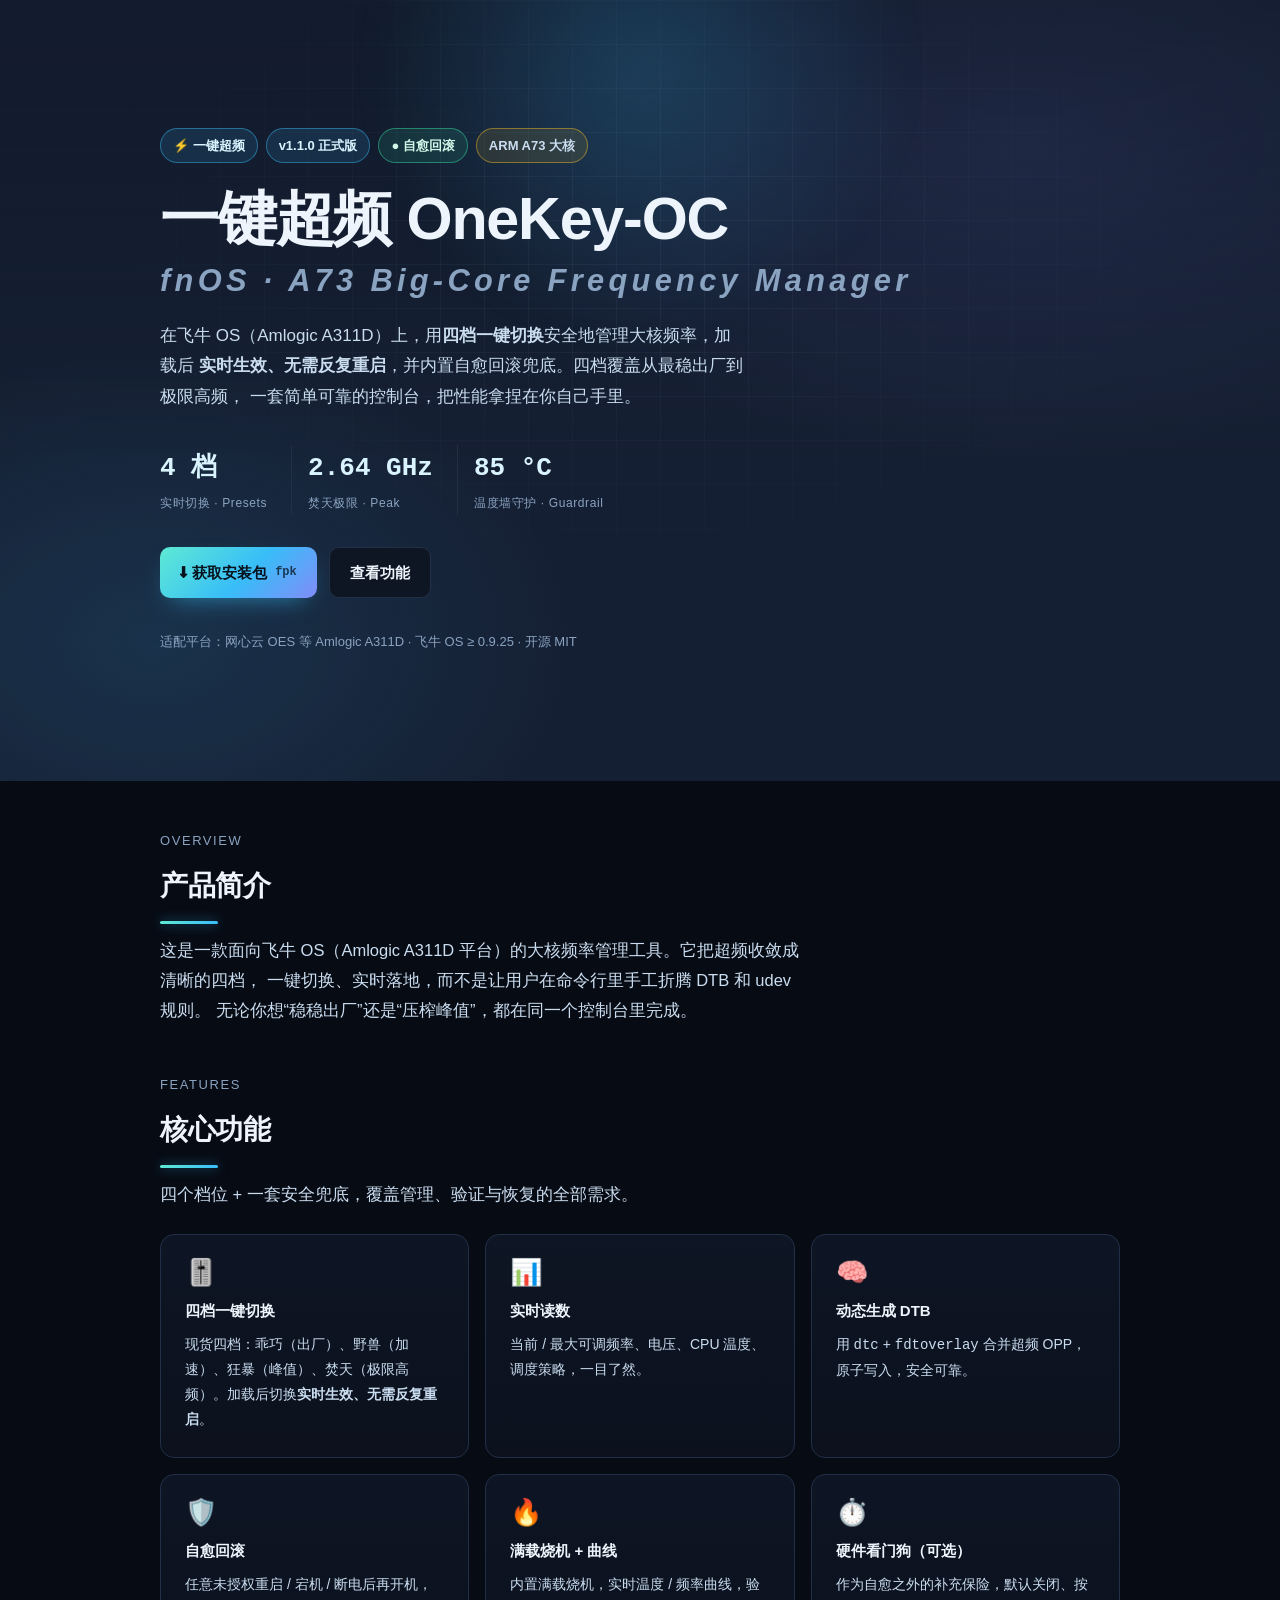
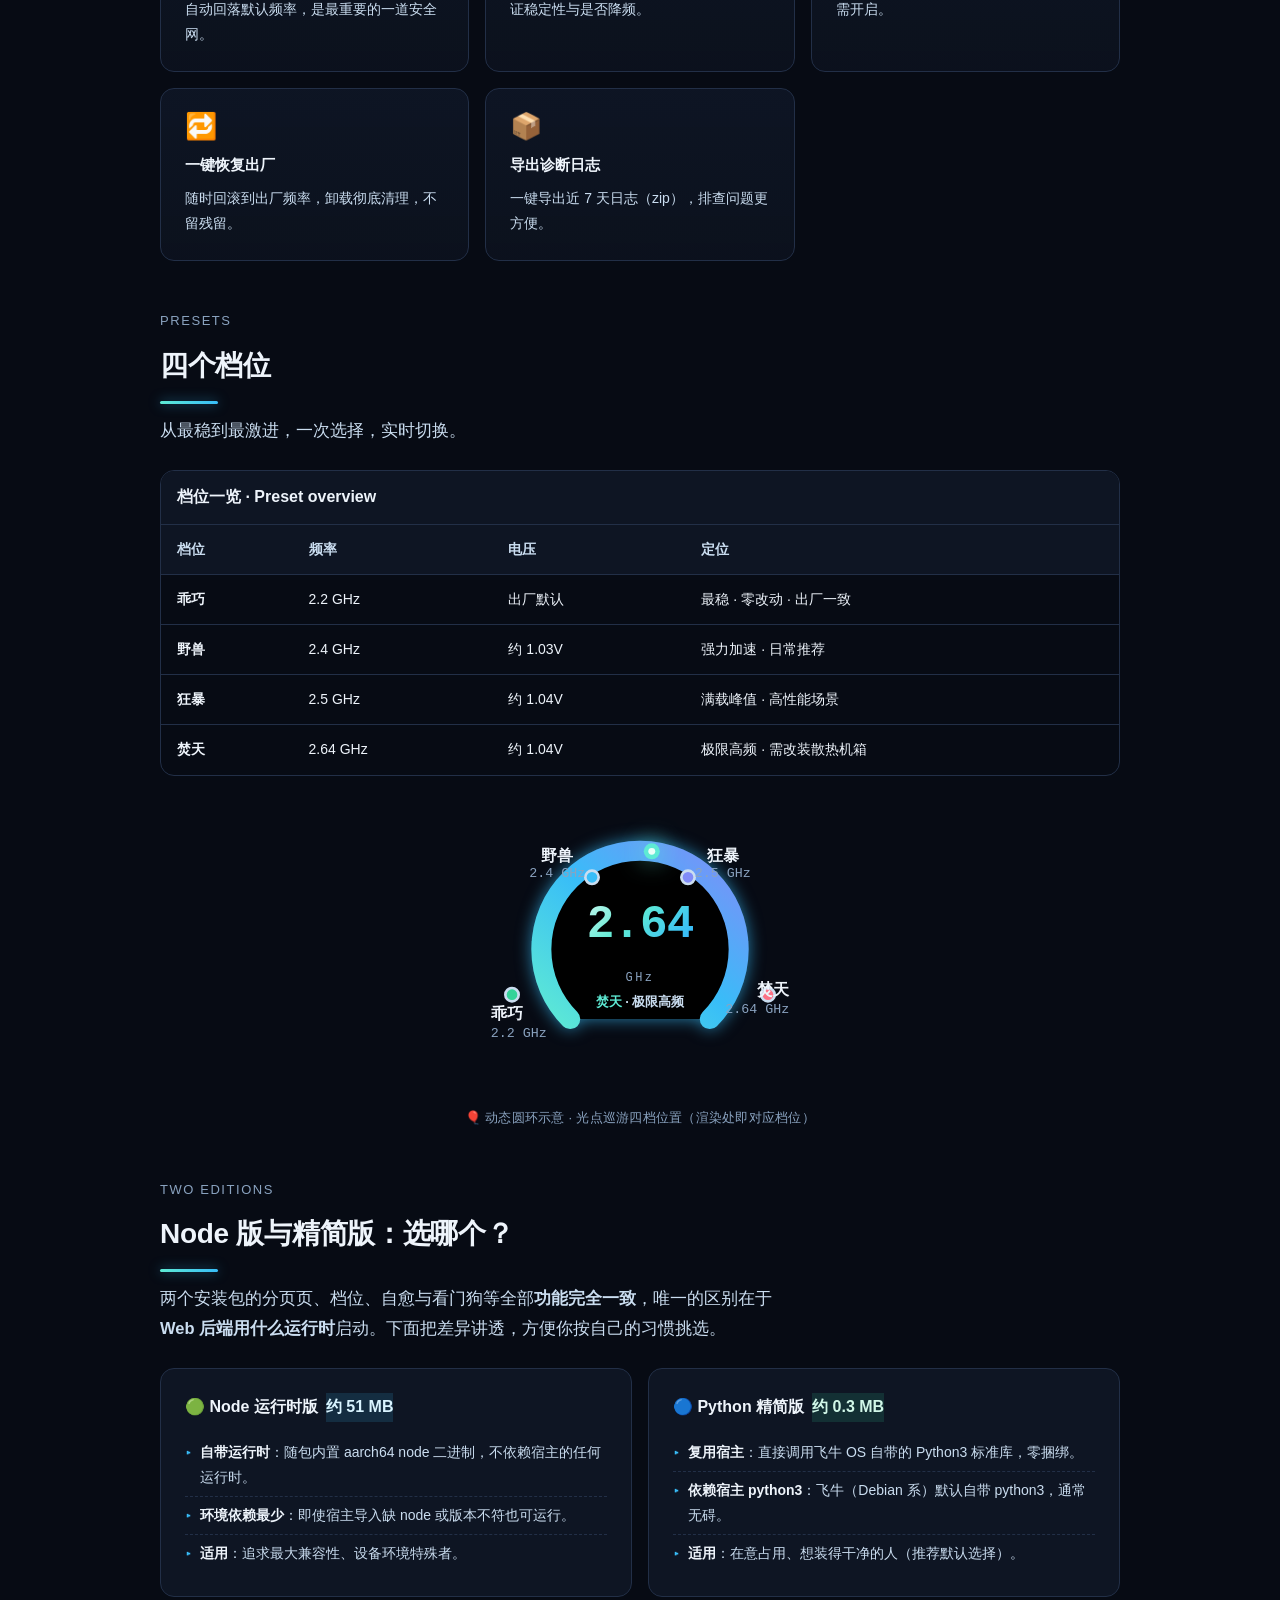
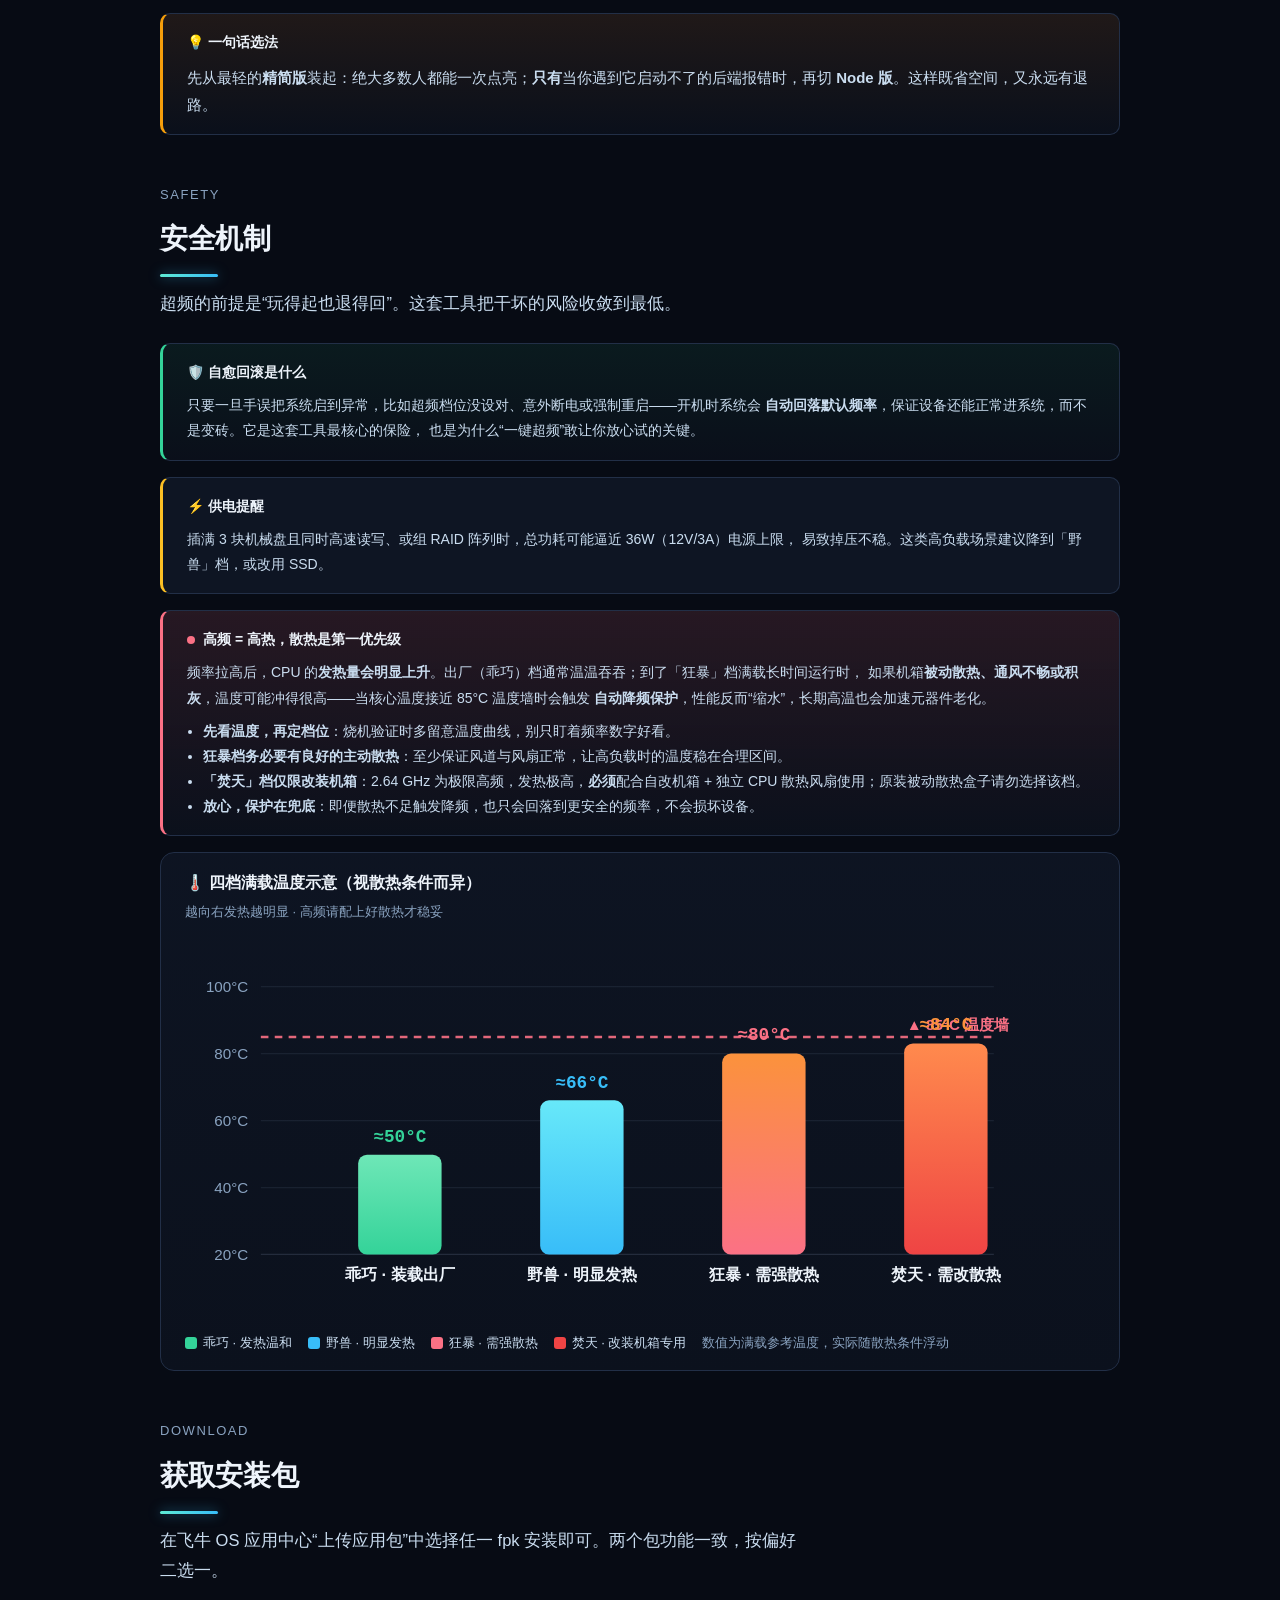
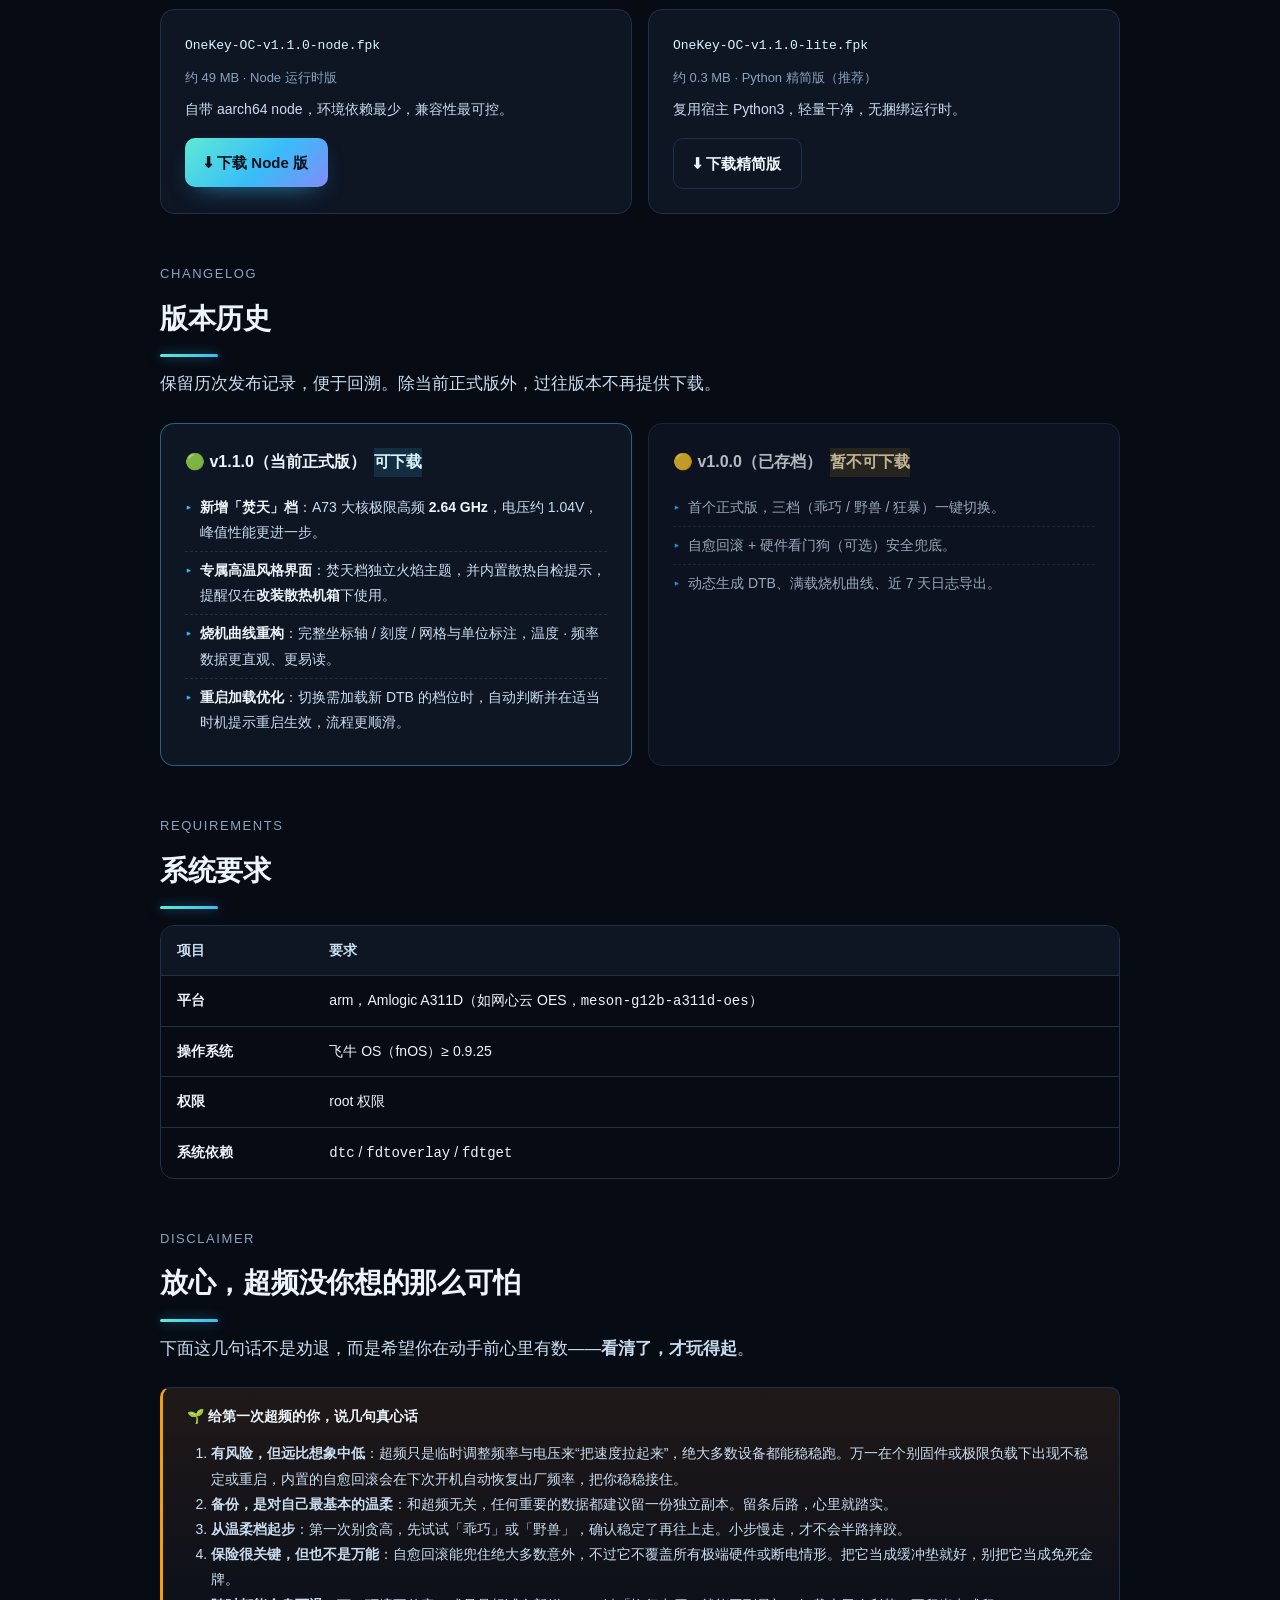
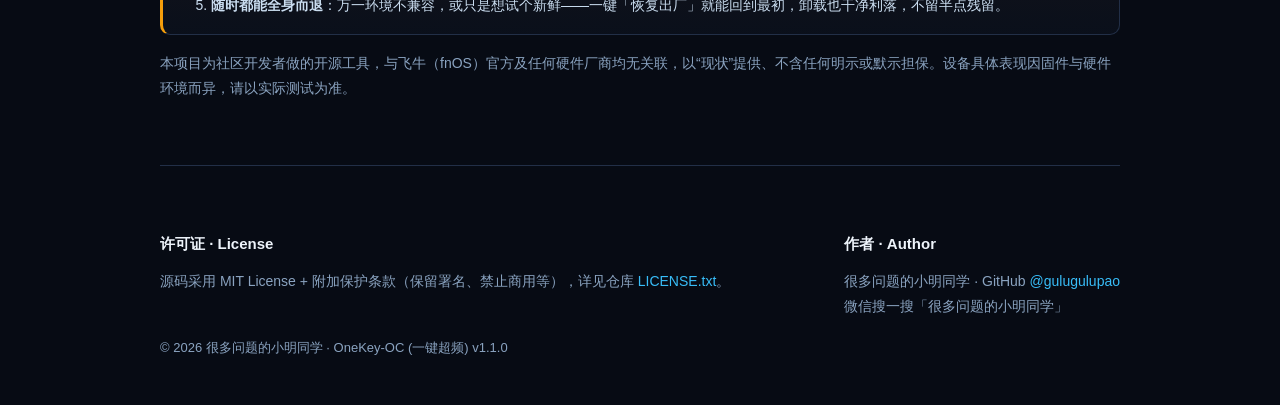
<file: docs/index.html>
<!-- Generated by Trae Work -->
<!DOCTYPE html>
<html lang="zh-CN">
<head>
<meta charset="UTF-8">
<meta name="viewport" content="width=device-width, initial-scale=1.0">
<title>一键超频 OneKey-OC · 飞牛 OS A73 大核四档超频管理器</title>
<style>
/* ==== 深色科技调色板 · Custom:oc-cyan ==== */
:root {
  --page-bg: #070b14;
  --page-surface: #0e1523;
  --page-surface-muted: #151f33;
  --page-text: #eef4fb;
  --page-text-secondary: #caddf0;
  --page-text-muted: #8aa3c0;
  --page-text-disabled: #5b6f8c;
  --page-border: #222f47;
  --page-brand: #38bdf8;
  --page-brand-hover: #0ea5e9;
  --page-brand-active: #0c86c4;
  --page-brand-soft: #0b1422;
  --page-brand-soft-strong: #122338;
  --page-brand-text: #d9f4ff;
  --bg: #070b14;
  --bg2: #0e1523;
  --rule: #222f47;
  --ink: #eef4fb;
  --muted: #8aa3c0;
  --text-secondary: #caddf0;
  --text-disabled: #5b6f8c;
  --accent: #38bdf8;
  --accent-hover: #0ea5e9;
  --accent-active: #0c86c4;
  --accent-soft: #0b1422;
  --accent2: #818cf8;
  --success: #34d399;
  --info: #38bdf8;
  --reminder: #fb923c;
  --warning: #fbbf24;
  --danger: #fb7185;
  --positive: #34d399;
  --negative: #fb7185;
  --chart-series-1: #38bdf8;
  --chart-series-2: #818cf8;
  --chart-series-3: #34d399;
  --chart-series-4: #fbbf24;
  --chart-other: #222f47;
  --chart-accent: #38bdf8;
  --chart-accent-2: #818cf8;
  --chart-positive: #34d399;
  --chart-warning: #fbbf24;
  --chart-negative: #fb7185;
  --chart-grid: rgba(238,244,251,0.14);
  --chart-axis: #8aa3c0;
  --chart-label: #8aa3c0;
  --chart-tooltip-bg: #0e1523;
}
/* ==== 结构变量 ==== */
:root {
  --space-1: 4px; --space-2: 8px; --space-3: 12px; --space-4: 16px;
  --space-5: 24px; --space-6: 32px; --space-7: 48px; --space-8: 64px;
  --radius-sm: 6px; --radius-md: 10px; --radius-lg: 14px; --radius-pill: 999px;
  --font-sans: -apple-system, BlinkMacSystemFont, "Segoe UI", "PingFang SC", "Microsoft YaHei", "Noto Sans CJK SC", sans-serif;
  --font-mono: "SFMono-Regular", "JetBrains Mono", Consolas, "Courier New", monospace;
  --max: 960px;
}
/* ==== 基础 ==== */
*, *::before, *::after { box-sizing: border-box; margin: 0; padding: 0; }
html { font-size: 16px; scroll-behavior: smooth; }
body {
  font-family: var(--font-sans);
  color: var(--ink);
  background:
    radial-gradient(1200px 600px at 50% -120px, rgba(56,189,248,0.10), transparent 60%),
    var(--bg);
  line-height: 1.8;
}
::selection { background: rgba(56,189,248,0.30); }
a { color: var(--accent); text-decoration: none; }
a:hover { color: var(--accent-hover); text-decoration: underline; }
img, svg { max-width: 100%; height: auto; }
article.page { width: 100%; }
.page__content { width: min(calc(100% - 2rem), var(--max)); margin: 0 auto; }
mark.key { background: none; color: var(--accent); font-weight: 600; }

/* ==== Stage 开场 ==== */
.report-intro--stage .report-intro__surface {
  position: relative; isolation: isolate; overflow: hidden;
  width: 100%; max-width: none; margin: 0; border-radius: 0; padding: 0;
  min-block-size: min(88svh, 46rem);
  display: grid; align-items: center;
  background:
    linear-gradient(180deg, rgba(14,21,35,0.4), rgba(7,11,20,0) 60%),
    radial-gradient(900px 520px at 80% 18%, rgba(129,140,248,0.14), transparent 62%),
    radial-gradient(700px 480px at 12% 82%, rgba(56,189,248,0.12), transparent 60%),
    var(--page-surface-muted);
}
.report-intro--stage .report-intro__surface::before {
  content: ""; position: absolute; z-index: 0; inset: 0;
  background-image:
    linear-gradient(rgba(142,163,192,0.07) 1px, transparent 1px),
    linear-gradient(90deg, rgba(142,163,192,0.07) 1px, transparent 1px);
  background-size: 44px 44px;
  -webkit-mask-image: radial-gradient(720px 460px at 50% 30%, #000 20%, transparent 78%);
          mask-image: radial-gradient(720px 460px at 50% 30%, #000 20%, transparent 78%);
  animation: gridDrift 16s linear infinite;
}
@keyframes gridDrift { to { background-position: 44px 44px; } }
.report-intro--stage .report-intro__surface::after {
  content: ""; position: absolute; z-index: 0; top: -40%; left: 50%;
  width: 60%; aspect-ratio: 1; transform: translateX(-50%);
  background: radial-gradient(closest-side, rgba(56,189,248,0.20), transparent 70%);
  filter: blur(20px); animation: pulseGlow 6s ease-in-out infinite;
}
@keyframes pulseGlow { 50% { opacity: 0.55; } }
.report-intro--stage .report-intro__content {
  position: relative; z-index: 2;
  width: min(calc(100% - 2rem), var(--max)); margin: 0 auto;
  padding-block: clamp(4rem, 10vw, 8rem);
}
.intro-badges { display: flex; flex-wrap: wrap; gap: var(--space-2); margin-bottom: var(--space-5); }
.pill { display: inline-flex; align-items: center; gap: 6px; font-size: 13px; font-weight: 600;
  padding: 5px 12px; border-radius: var(--radius-pill); border: 1px solid var(--page-border);
  color: var(--page-text-secondary); background: rgba(14,21,35,0.7); }
.pill--accent { color: var(--page-brand-text); border-color: rgba(56,189,248,0.45); background: rgba(56,189,248,0.12); }
.pill--warn { color: var(--page-text-secondary); border-color: rgba(251,191,36,0.45); background: rgba(251,191,36,0.10); }
.pill--ok { color: #d1f7e8; border-color: rgba(52,211,153,0.5); background: rgba(52,211,153,0.12); }
.report-intro h1 { font-size: clamp(2.2rem, 6vw, 3.7rem); line-height: 1.08; letter-spacing: -0.02em; font-weight: 800; overflow-wrap: anywhere; }
.report-intro h1 .en { display: block; font-size: 0.52em; font-weight: 600; color: var(--page-text-muted); letter-spacing: 0.14em; margin-top: 0.4em; }
.report-intro__summary { max-width: 62ch; margin-top: var(--space-5); color: var(--page-text-secondary); font-size: 17px; }
.hero-metrics { display: flex; flex-wrap: wrap; gap: var(--space-4); margin-top: var(--space-6); }
.hero-metric { display: flex; flex-direction: column; gap: 2px; padding-right: var(--space-5); border-right: 1px solid var(--page-border); }
.hero-metric:last-child { border-right: none; }
.hero-metric .hv { font-family: var(--font-mono); font-size: 26px; font-weight: 700; color: var(--page-brand-text); }
.hero-metric .hk { font-size: 12px; color: var(--page-text-muted); letter-spacing: 0.05em; }
.hero-actions { display: flex; flex-wrap: wrap; gap: var(--space-3); margin-top: var(--space-6); }
.btn { display: inline-flex; align-items: center; gap: 8px; font-weight: 600; font-size: 15px;
  padding: 11px 20px; border-radius: var(--radius-md); border: 1px solid var(--page-border);
  color: var(--page-text); background: var(--page-surface); transition: transform .15s ease, border-color .2s, background .2s; }
.btn:hover { transform: translateY(-2px); border-color: var(--page-brand); text-decoration: none; }
.btn--primary { color: #06121d; background: linear-gradient(135deg, #5eead4, #38bdf8 55%, #818cf8); border: none; box-shadow: 0 10px 26px -12px rgba(56,189,248,0.7); }
.btn--primary:hover { filter: brightness(1.06); }
.btn .small { font-family: var(--font-mono); font-size: 12px; opacity: 0.75; }
.intro-meta { margin-top: var(--space-6); font-size: 13px; color: var(--page-text-muted); }

/* ==== 章节 ==== */
main section { margin-block: var(--space-7); }
section h2 { font-size: 28px; font-weight: 700; letter-spacing: -0.01em; margin-bottom: var(--space-2); }
.sec-en { font-size: 13px; letter-spacing: 0.12em; text-transform: uppercase; color: var(--page-text-muted); margin-bottom: var(--space-2); }
h2 + p.lead, .sec-en + h2 + p.lead { color: var(--page-text-secondary); max-width: 70ch; margin-bottom: var(--space-5); font-size: 16.5px; }
h3 { font-size: 18px; font-weight: 700; margin-top: var(--space-6); margin-bottom: var(--space-3); }

/* ==== 特性网格 ==== */
.feature-grid { display: grid; grid-template-columns: repeat(auto-fit, minmax(240px, 1fr)); gap: var(--space-4); margin-top: var(--space-4); }
.feature { border: 1px solid var(--page-border); border-radius: var(--radius-lg); padding: var(--space-5); background: linear-gradient(180deg, rgba(21,31,51,0.5), rgba(14,21,35,0.6)); transition: transform .18s ease, border-color .2s; }
.feature:hover { transform: translateY(-3px); border-color: rgba(56,189,248,0.5); }
.feature .ico { font-size: 26px; line-height: 1; display: inline-block; margin-bottom: var(--space-3); }
.feature h4 { font-size: 15px; margin-bottom: var(--space-2); color: var(--page-text); }
.feature p { font-size: 14px; color: var(--page-text-secondary); }

/* ==== 表格 ==== */
.table-wrap { overflow: hidden; border: 1px solid var(--page-border); border-radius: var(--radius-lg); margin-top: var(--space-4); }
table { width: 100%; border-collapse: collapse; overflow-wrap: anywhere; }
caption { caption-side: top; text-align: left; font-weight: 600; padding: var(--space-3) var(--space-4); color: var(--page-text); background: var(--page-surface); border-bottom: 1px solid var(--page-border); }
th, td { padding: var(--space-3) var(--space-4); border-bottom: 1px solid var(--rule); text-align: left; vertical-align: top; font-size: 14px; }
thead th { background: var(--page-surface); color: var(--page-text-secondary); font-weight: 600; white-space: nowrap; }
tbody tr:last-child th, tbody tr:last-child td { border-bottom: none; }
th[scope="row"] { font-weight: 600; color: var(--page-text); white-space: nowrap; }
td .tag { display: inline-block; font-size: 12px; font-weight: 600; border-radius: var(--radius-pill); padding: 2px 9px; }
.tag--ok { color: #d1f7e8; background: rgba(52,211,153,0.14); }
.tag--light { color: var(--page-brand-text); background: rgba(56,189,248,0.14); }
.tag--warn { color: #ffedc2; background: rgba(251,191,36,0.14); }

/* ==== 卡片/对比 ==== */
.compare { display: grid; grid-template-columns: 1fr 1fr; gap: var(--space-4); margin-top: var(--space-4); }
.compare-card { border: 1px solid var(--page-border); border-radius: var(--radius-lg); padding: var(--space-5); background: var(--page-surface); }
.compare-card h4 { font-size: 16px; display: flex; align-items: center; gap: 8px; margin-bottom: var(--space-3); }
.compare-card ul { list-style: none; }
.compare-card li { font-size: 14px; color: var(--page-text-secondary); padding: 6px 0; border-bottom: 1px dashed var(--rule); display: flex; gap: 8px; }
.compare-card li:last-child { border-bottom: none; }
.compare-card li b { color: var(--page-text); font-weight: 600; }
.compare-card li .dot { color: var(--accent); }

/* ==== callout ==== */
.callout { border: 1px solid var(--page-border); border-left: 3px solid var(--accent); border-radius: var(--radius-md); padding: var(--space-4) var(--space-5); background: var(--page-surface); margin-top: var(--space-4); }
.callout--ok { border-left-color: var(--success); background: linear-gradient(180deg, rgba(52,211,153,0.08), rgba(14,21,35,0.4)); }
.callout--warn { border-left-color: var(--warning); }
.callout h4 { font-size: 14px; display: flex; align-items: center; gap: 8px; margin-bottom: var(--space-2); }
.callout p, .callout li { font-size: 14px; color: var(--page-text-secondary); }
.callout ul { margin: var(--space-2) 0 0 var(--space-4); }

/* ==== 下载区 ==== */
.download { display: grid; grid-template-columns: 1fr 1fr; gap: var(--space-4); margin-top: var(--space-4); }
.dl-card { border: 1px solid var(--page-border); border-radius: var(--radius-lg); padding: var(--space-5); background: var(--page-surface); display: flex; flex-direction: column; gap: 8px; }
.dl-card .fn { font-family: var(--font-mono); font-size: 13px; color: var(--page-brand-text); }
.dl-card .size { font-size: 13px; color: var(--page-text-muted); }
.dl-card p { font-size: 14px; color: var(--page-text-secondary); }
.dl-card .btn { align-self: flex-start; margin-top: var(--space-2); }

/* ==== 章节标题渐变下划线 ==== */
section h2::after {
  content: ""; display: block; width: 58px; height: 3px; margin-top: 10px;
  border-radius: 2px; background: linear-gradient(90deg, #5eead4, #38bdf8);
  box-shadow: 0 0 12px rgba(56,189,248,0.55);
}
h2 + .lead, .sec-en + h2 + .lead { margin-top: var(--space-3); }

/* ==== 免责声明 ==== */
.disclaimer { margin-top: var(--space-6); }
.disclaimer ol { margin: var(--space-3) 0 0 var(--space-5); }
.callout--warm {
  border-left-color: #f59e0b;
  background: linear-gradient(180deg, rgba(251,146,60,0.10), rgba(14,21,35,0.45));
}
.mark.big { font-size: 15px; }

/* ==== 频率圆环仪表盘（动态 SVG）==== */
.gauge-box { display: flex; flex-direction: column; align-items: center; margin-top: var(--space-6); }
.gauge-box .g-cap { font-size: 13px; color: var(--page-text-muted); margin-top: var(--space-4); letter-spacing: 0.02em; }
.gauge-inner { position: relative; width: min(320px, 100%); }
.freq-gauge { display: block; width: 100%; height: auto; }
.freq-gauge .gt { stroke: rgba(142,163,192,0.18); stroke-width: 15; stroke-linecap: round; }
.freq-gauge .gf { stroke: url(#gg); stroke-width: 15; stroke-linecap: round; filter: drop-shadow(0 0 6px rgba(56,189,248,0.65)); }
.freq-gauge .gd { fill: #5eead4; filter: drop-shadow(0 0 9px rgba(94,234,212,0.95)); }
.freq-gauge .gd2 { fill: #eafff9; }
.freq-gauge .tick { stroke: var(--page-text-secondary); stroke-width: 2; }
.freq-gauge .tick-label { font-family: var(--font-sans); font-size: 12px; font-weight: 600; fill: var(--page-text); }
.freq-gauge .tick-freq { font-family: var(--font-mono); font-size: 10px; fill: var(--page-text-muted); }
.gauge-readout {
  position: absolute; inset: 0; display: flex; flex-direction: column;
  align-items: center; justify-content: center; gap: 1px; pointer-events: none;
}
.gauge-readout .gr-val {
  font-family: var(--font-mono); font-size: 46px; font-weight: 800; letter-spacing: -0.02em;
  background: linear-gradient(135deg, #dffaf3, #5eead4 42%, #38bdf8 80%, #818cf8);
  -webkit-background-clip: text; background-clip: text; color: transparent;
  animation: valPulse 3s ease-in-out infinite;
}
@keyframes valPulse { 0%,100%{ filter: drop-shadow(0 0 4px rgba(94,234,212,0.55)); } 50%{ filter: drop-shadow(0 0 16px rgba(56,189,248,0.9)); } }
.gauge-readout .gr-unit { font-family: var(--font-mono); font-size: 12px; color: var(--page-text-muted); letter-spacing: 0.2em; }
.gauge-readout .gr-name { font-size: 13px; font-weight: 600; color: var(--page-text-secondary); }
.gauge-readout .gr-name b { color: #5eead4; }

/* ==== 滚动显现 ==== */
.reveal { opacity: 0; transform: translateY(22px); transition: opacity .6s ease, transform .6s cubic-bezier(.16,.7,.3,1); }
.reveal.in { opacity: 1; transform: none; }

footer { border-top: 1px solid var(--rule); margin-top: var(--space-8); padding: var(--space-6) 0 var(--space-7); color: var(--page-text-muted); font-size: 14px; }
footer .foot-row { display: flex; flex-wrap: wrap; gap: var(--space-5); justify-content: space-between; margin-bottom: var(--space-4); }
footer h3 { font-size: 15px; color: var(--page-text); }
.sources ol { margin: var(--space-2) 0 0 var(--space-5); font-size: 13px; }
.sources li { margin-bottom: var(--space-2); }
.sources a { word-break: break-all; }

/* ==== 散热与温度风险 ==== */
.callout--danger { border-left-color: var(--danger); background: linear-gradient(180deg, rgba(251,113,133,0.13), rgba(14,21,35,0.5)); }
.callout--danger h4 .risk-dot { display: inline-block; width: 8px; height: 8px; border-radius: 50%; background: #fb7185; box-shadow: 0 0 0 0 rgba(251,113,133,.6); animation: riskPing 1.6s ease-out infinite; }
@keyframes riskPing { 0% { box-shadow: 0 0 0 0 rgba(251,113,133,.6); } 70% { box-shadow: 0 0 0 9px rgba(251,113,133,0); } 100% { box-shadow: 0 0 0 0 rgba(251,113,133,0); } }
.heat-chart { margin-top: var(--space-4); border: 1px solid var(--page-border); border-radius: var(--radius-lg); padding: var(--space-4) var(--space-5) var(--space-4); background: linear-gradient(180deg, rgba(21,31,51,0.45), rgba(14,21,35,0.6)); }
.heat-chart .hc-title { font-size: 16px; font-weight: 700; display: flex; align-items: center; gap: 8px; margin-bottom: 2px; }
.heat-chart .hc-sub { font-size: 13px; color: var(--page-text-muted); margin-bottom: var(--space-3); }
.heat-svg { width: 100%; height: auto; display: block; }
.heat-svg .hb { transform-box: fill-box; transform-origin: bottom; transform: scaleY(0); transition: transform .8s cubic-bezier(.2,.7,.3,1); }
.heat-chart.in .hb { transform: scaleY(1); }
.heat-svg .barwrap:hover .hb { filter: brightness(1.18); }
.heat-svg .g-numT { font-size: 12px; fill: var(--page-text-muted); }
.heat-svg .g-wallL { font-size: 12px; font-weight: 700; fill: var(--danger); }
.heat-svg .b-lab { font-size: 13px; font-weight: 600; fill: var(--page-text); }
.heat-svg .b-val { font-size: 14px; font-weight: 800; font-family: var(--font-mono); }
.heat-svg .b-valS { font-size: 11px; font-family: var(--font-mono); fill: var(--page-text-muted); }
.heat-leg { display: flex; flex-wrap: wrap; gap: var(--space-4); margin-top: var(--space-4); font-size: 13px; color: var(--page-text-secondary); }
.heat-leg i { display: inline-flex; align-items: center; gap: 6px; font-style: normal; }
.heat-leg i b { width: 12px; height: 12px; border-radius: 3px; display: inline-block; }

/* ==== 响应式 ==== */
@media (max-width: 768px) {
  .compare, .download { grid-template-columns: 1fr; }
  .feature-grid { grid-template-columns: 1fr; }
  .table-wrap { overflow-x: auto; }
  table { min-width: 560px; }
  .hero-metric { padding-right: var(--space-4); }
}
@media (max-height: 600px) and (orientation: landscape) {
  .report-intro--stage .report-intro__surface { min-block-size: auto; }
}
@media (prefers-reduced-motion: reduce) {
  html { scroll-behavior: auto; }
  *, *::before, *::after { animation: none !important; transition: none !important; }
}
@media print, (forced-colors: active) {
  .report-intro--stage .report-intro__surface { min-block-size: auto; }
  .report-intro--stage .report-intro__surface::before,
  .report-intro--stage .report-intro__surface::after { display: none; }
}
</style>
</head>
<body>
<article class="page">
  <header class="report-intro report-intro--stage report-intro--plain">
    <div class="report-intro__surface">
      <div class="report-intro__content">
        <div class="intro-badges">
          <span class="pill pill--accent">⚡ 一键超频</span>
          <span class="pill pill--accent">v1.1.0 正式版</span>
          <span class="pill pill--ok">● 自愈回滚</span>
          <span class="pill pill--warn">ARM A73 大核</span>
        </div>
        <h1>一键超频 OneKey-OC<em class="en">fnOS · A73 Big-Core Frequency Manager</em></h1>
        <p class="report-intro__summary">
          在飞牛 OS（Amlogic A311D）上，用<b>四档一键切换</b>安全地管理大核频率，加载后
          <b>实时生效、无需反复重启</b>，并内置自愈回滚兜底。四档覆盖从最稳出厂到极限高频，
          一套简单可靠的控制台，把性能拿捏在你自己手里。
        </p>
        <div class="hero-metrics">
          <div class="hero-metric"><span class="hv">4 档</span><span class="hk">实时切换 · Presets</span></div>
          <div class="hero-metric"><span class="hv">2.64 GHz</span><span class="hk">焚天极限 · Peak</span></div>
          <div class="hero-metric"><span class="hv">85 °C</span><span class="hk">温度墙守护 · Guardrail</span></div>
        </div>
        <div class="hero-actions">
          <a class="btn btn--primary" href="#download">⬇ 获取安装包 <span class="small">fpk</span></a>
          <a class="btn" href="#features">查看功能</a>
        </div>
        <p class="intro-meta">适配平台：网心云 OES 等 Amlogic A311D · 飞牛 OS ≥ 0.9.25 · 开源 MIT</p>
      </div>
    </div>
  </header>

  <div class="page__content">
    <main>

      <section id="report-overview">
        <p class="sec-en">Overview</p>
        <h2>产品简介</h2>
        <p class="lead">
          这是一款面向飞牛 OS（Amlogic A311D 平台）的大核频率管理工具。它把超频收敛成清晰的四档，
          一键切换、实时落地，而不是让用户在命令行里手工折腾 DTB 和 udev 规则。
          无论你想“稳稳出厂”还是“压榨峰值”，都在同一个控制台里完成。
        </p>
      </section>

      <section id="features">
        <p class="sec-en">Features</p>
        <h2>核心功能</h2>
        <p class="lead">四个档位 + 一套安全兜底，覆盖管理、验证与恢复的全部需求。</p>
        <div class="feature-grid">
          <div class="feature"><span class="ico">🎚️</span><h4>四档一键切换</h4><p>现货四档：乖巧（出厂）、野兽（加速）、狂暴（峰值）、焚天（极限高频）。加载后切换<b>实时生效、无需反复重启</b>。</p></div>
          <div class="feature"><span class="ico">📊</span><h4>实时读数</h4><p>当前 / 最大可调频率、电压、CPU 温度、调度策略，一目了然。</p></div>
          <div class="feature"><span class="ico">🧠</span><h4>动态生成 DTB</h4><p>用 <code>dtc</code> + <code>fdtoverlay</code> 合并超频 OPP，原子写入，安全可靠。</p></div>
          <div class="feature"><span class="ico">🛡️</span><h4>自愈回滚</h4><p>任意未授权重启 / 宕机 / 断电后再开机，自动回落默认频率，是最重要的一道安全网。</p></div>
          <div class="feature"><span class="ico">🔥</span><h4>满载烧机 + 曲线</h4><p>内置满载烧机，实时温度 / 频率曲线，验证稳定性与是否降频。</p></div>
          <div class="feature"><span class="ico">⏱️</span><h4>硬件看门狗（可选）</h4><p>作为自愈之外的补充保险，默认关闭、按需开启。</p></div>
          <div class="feature"><span class="ico">🔁</span><h4>一键恢复出厂</h4><p>随时回滚到出厂频率，卸载彻底清理，不留残留。</p></div>
          <div class="feature"><span class="ico">📦</span><h4>导出诊断日志</h4><p>一键导出近 7 天日志（zip），排查问题更方便。</p></div>
        </div>
      </section>

      <section>
        <p class="sec-en">Presets</p>
        <h2>四个档位</h2>
        <p class="lead">从最稳到最激进，一次选择，实时切换。</p>
        <div class="table-wrap">
          <table>
            <caption>档位一览 · Preset overview</caption>
            <thead>
              <tr><th>档位</th><th>频率</th><th>电压</th><th>定位</th></tr>
            </thead>
            <tbody>
              <tr><th scope="row">乖巧</th><td>2.2 GHz</td><td>出厂默认</td><td>最稳 · 零改动 · 出厂一致</td></tr>
              <tr><th scope="row">野兽</th><td>2.4 GHz</td><td>约 1.03V</td><td>强力加速 · 日常推荐</td></tr>
              <tr><th scope="row">狂暴</th><td>2.5 GHz</td><td>约 1.04V</td><td>满载峰值 · 高性能场景</td></tr>
              <tr><th scope="row">焚天</th><td>2.64 GHz</td><td>约 1.04V</td><td>极限高频 · 需改装散热机箱</td></tr>
            </tbody>
          </table>
        </div>

        <div class="gauge-box">
          <div class="gauge-inner">
            <svg class="freq-gauge" viewBox="0 0 240 212" role="img" aria-label="四档频率圆环示意：乖巧 2.2GHz、野兽 2.4GHz、狂暴 2.5GHz、焚天 2.64GHz">
              <defs>
                <linearGradient id="gg" x1="0" y1="1" x2="1" y2="0">
                  <stop offset="0%" stop-color="#5eead4"/>
                  <stop offset="50%" stop-color="#38bdf8"/>
                  <stop offset="100%" stop-color="#818cf8"/>
                </linearGradient>
              </defs>
              <path id="ga" class="gt" d="M 67.68 158.32 A 74 74 0 1 1 172.32 158.32"/>
              <path class="gf" d="M 67.68 158.32 A 74 74 0 1 1 172.32 158.32"/>
              <circle class="gd" r="6">
                <animateMotion dur="4.6s" repeatCount="indefinite">
                  <mpath href="#ga"/>
                </animateMotion>
              </circle>
              <circle class="gd2" r="2.6">
                <animateMotion dur="4.6s" repeatCount="indefinite">
                  <mpath href="#ga"/>
                </animateMotion>
              </circle>
              <circle class="tick" cx="24" cy="140" r="5" fill="#34d399"/>
              <circle class="tick" cx="84" cy="52" r="5" fill="#38bdf8"/>
              <circle class="tick" cx="156" cy="52" r="5" fill="#818cf8"/>
              <circle class="tick" cx="216" cy="140" r="5" fill="#fb7185"/>
              <text class="tick-label" x="8" y="158">乖巧</text>
              <text class="tick-freq" x="8" y="172">2.2 GHz</text>
              <text class="tick-label" x="58" y="40" text-anchor="middle">野兽</text>
              <text class="tick-freq" x="58" y="52" text-anchor="middle">2.4 GHz</text>
              <text class="tick-label" x="182" y="40" text-anchor="middle">狂暴</text>
              <text class="tick-freq" x="182" y="52" text-anchor="middle">2.5 GHz</text>
              <text class="tick-label" x="232" y="140" text-anchor="end">焚天</text>
              <text class="tick-freq" x="232" y="154" text-anchor="end">2.64 GHz</text>
            </svg>
            <div class="gauge-readout">
              <span class="gr-val">2.64</span>
              <span class="gr-unit">GHz</span>
              <span class="gr-name"><b>焚天</b> · 极限高频</span>
            </div>
          </div>
          <p class="g-cap">🎈 动态圆环示意 · 光点巡游四档位置（渲染处即对应档位）</p>
        </div>
      </section>

      <section id="editions">
        <p class="sec-en">Two Editions</p>
        <h2>Node 版与精简版：选哪个？</h2>
        <p class="lead">
          两个安装包的分页页、档位、自愈与看门狗等全部<b>功能完全一致</b>，唯一的区别在于
          <b>Web 后端用什么运行时</b>启动。下面把差异讲透，方便你按自己的习惯挑选。
        </p>

        <div class="compare">
          <div class="compare-card">
            <h4>🟢 Node 运行时版 <span class="tag tag--light">约 51 MB</span></h4>
            <ul>
              <li><span class="dot">▸</span><span><b>自带运行时</b>：随包内置 aarch64 node 二进制，不依赖宿主的任何运行时。</span></li>
              <li><span class="dot">▸</span><span><b>环境依赖最少</b>：即使宿主导入缺 node 或版本不符也可运行。</span></li>
              <li><span class="dot">▸</span><span><b>适用</b>：追求最大兼容性、设备环境特殊者。</span></li>
            </ul>
          </div>
          <div class="compare-card">
            <h4>🔵 Python 精简版 <span class="tag tag--ok">约 0.3 MB</span></h4>
            <ul>
              <li><span class="dot">▸</span><span><b>复用宿主</b>：直接调用飞牛 OS 自带的 Python3 标准库，零捆绑。</span></li>
              <li><span class="dot">▸</span><span><b>依赖宿主 python3</b>：飞牛（Debian 系）默认自带 python3，通常无碍。</span></li>
              <li><span class="dot">▸</span><span><b>适用</b>：在意占用、想装得干净的人（推荐默认选择）。</span></li>
            </ul>
          </div>
        </div>

        <div class="callout callout--warm">
          <h4>💡 一句话选法</h4>
          <p class="mark big" style="margin:0">
            先从最轻的<b>精简版</b>装起：绝大多数人都能一次点亮；<b>只有</b>当你遇到它启动不了的后端报错时，再切 <b>Node 版</b>。这样既省空间，又永远有退路。
          </p>
        </div>
      </section>

      <section>
        <p class="sec-en">Safety</p>
        <h2>安全机制</h2>
        <p class="lead">超频的前提是“玩得起也退得回”。这套工具把干坏的风险收敛到最低。</p>
        <div class="callout callout--ok">
          <h4>🛡️ 自愈回滚是什么</h4>
          <p>
            只要一旦手误把系统启到异常，比如超频档位没设对、意外断电或强制重启——开机时系统会
            <b>自动回落默认频率</b>，保证设备还能正常进系统，而不是变砖。它是这套工具最核心的保险，
            也是为什么“一键超频”敢让你放心试的关键。
          </p>
        </div>
        <div class="callout callout--warn">
          <h4>⚡ 供电提醒</h4>
          <p>
            插满 3 块机械盘且同时高速读写、或组 RAID 阵列时，总功耗可能逼近 36W（12V/3A）电源上限，
            易致掉压不稳。这类高负载场景建议降到「野兽」档，或改用 SSD。
          </p>
        </div>
      <div class="callout callout--danger">
          <h4><span class="risk-dot"></span> 高频 = 高热，散热是第一优先级</h4>
          <p>
            频率拉高后，CPU 的<b>发热量会明显上升</b>。出厂（乖巧）档通常温温吞吞；到了「狂暴」档满载长时间运行时，
            如果机箱<b>被动散热、通风不畅或积灰</b>，温度可能冲得很高——当核心温度接近 85°C 温度墙时会触发
            <b>自动降频保护</b>，性能反而“缩水”，长期高温也会加速元器件老化。
          </p>
          <ul>
            <li><b>先看温度，再定档位</b>：烧机验证时多留意温度曲线，别只盯着频率数字好看。</li>
            <li><b>狂暴档务必要有良好的主动散热</b>：至少保证风道与风扇正常，让高负载时的温度稳在合理区间。</li>
            <li><b>「焚天」档仅限改装机箱</b>：2.64 GHz 为极限高频，发热极高，<b>必须</b>配合自改机箱 + 独立 CPU 散热风扇使用；原装被动散热盒子请勿选择该档。</li>
            <li><b>放心，保护在兜底</b>：即便散热不足触发降频，也只会回落到更安全的频率，不会损坏设备。</li>
          </ul>
        </div>

        <div class="heat-chart">
          <p class="hc-title">🌡️ 四档满载温度示意（视散热条件而异）</p>
          <p class="hc-sub">越向右发热越明显 · 高频请配上好散热才稳妥</p>
          <svg class="heat-svg" viewBox="0 0 720 300" role="img" aria-label="四档满载温度示意柱状图与85°C温度墙">
            <!-- 网格线 + 温度刻度 -->
            <g>
              <line x1="60" y1="40" x2="640" y2="40" stroke="rgba(142,163,192,0.10)" stroke-width="1"/>
              <text class="g-numT" x="50" y="44" text-anchor="end">100°C</text>
              <line x1="60" y1="93" x2="640" y2="93" stroke="rgba(142,163,192,0.10)" stroke-width="1"/>
              <text class="g-numT" x="50" y="97" text-anchor="end">80°C</text>
              <line x1="60" y1="146" x2="640" y2="146" stroke="rgba(142,163,192,0.10)" stroke-width="1"/>
              <text class="g-numT" x="50" y="150" text-anchor="end">60°C</text>
              <line x1="60" y1="199" x2="640" y2="199" stroke="rgba(142,163,192,0.10)" stroke-width="1"/>
              <text class="g-numT" x="50" y="203" text-anchor="end">40°C</text>
              <line x1="60" y1="252" x2="640" y2="252" stroke="rgba(142,163,192,0.18)" stroke-width="1"/>
              <text class="g-numT" x="50" y="256" text-anchor="end">20°C</text>
            </g>
            <!-- 85°C 温度墙 -->
            <line x1="60" y1="80" x2="640" y2="80" stroke="#fb7185" stroke-dasharray="6 5" stroke-width="2" opacity=".9"/>
            <text class="g-wallL" x="652" y="74" text-anchor="end">▲ 85°C 温度墙</text>
            <!-- 焚天 · 极限高频，仅限改散热机箱 -->
            <g class="barwrap">
              <title>焚天 · 约 84°C\n极限高频逼近温度墙，必须改装机箱加主动散热</title>
              <rect class="hb" x="569" y="85" width="66" height="167" rx="7" fill="url(#heatBlaze)" style="transition-delay:.34s"/>
              <text class="b-val" x="602" y="74" text-anchor="middle" fill="#fb923c">≈84°C</text>
              <text class="b-lab" x="602" y="272" text-anchor="middle" fill="#fb923c">焚天 · 需改散热</text>
            </g>
            <!-- 狂暴 · 需强散热 -->
            <g class="barwrap">
              <title>狂暴 · 约 80°C\n满载发热很高，必须主动强散热</title>
              <rect class="hb" x="425" y="93" width="66" height="159" rx="7" fill="url(#heatDanger)" style="transition-delay:.28s"/>
              <text class="b-val" x="458" y="82" text-anchor="middle" fill="#fb7185">≈80°C</text>
              <text class="b-lab" x="458" y="272" text-anchor="middle" fill="#fb7185">狂暴 · 需强散热</text>
            </g>
            <!-- 野兽 · 明显发热 -->
            <g class="barwrap">
              <title>野兽 · 约 66°C\n满载发热明显，建议良好散热</title>
              <rect class="hb" x="281" y="130" width="66" height="122" rx="7" fill="url(#heatMid)" style="transition-delay:.18s"/>
              <text class="b-val" x="314" y="120" text-anchor="middle" fill="#38bdf8">≈66°C</text>
              <text class="b-lab" x="314" y="272" text-anchor="middle" fill="#38bdf8">野兽 · 明显发热</text>
            </g>
            <!-- 乖巧 · 出厂 -->
            <g class="barwrap">
              <title>乖巧 · 约 50°C\n满载发热温和，与出厂基本一致</title>
              <rect class="hb" x="137" y="173" width="66" height="79" rx="7" fill="url(#heatCool)" style="transition-delay:.08s"/>
              <text class="b-val" x="170" y="163" text-anchor="middle" fill="#34d399">≈50°C</text>
              <text class="b-lab" x="170" y="272" text-anchor="middle" fill="#34d399">乖巧 · 装载出厂</text>
            </g>
            <!-- 渐变定义 -->
            <defs>
              <linearGradient id="heatCool" x1="0" y1="0" x2="0" y2="1"><stop offset="0" stop-color="#6ee7b7"/><stop offset="1" stop-color="#34d399"/></linearGradient>
              <linearGradient id="heatMid" x1="0" y1="0" x2="0" y2="1"><stop offset="0" stop-color="#67e8f9"/><stop offset="1" stop-color="#38bdf8"/></linearGradient>
              <linearGradient id="heatDanger" x1="0" y1="0" x2="0" y2="1"><stop offset="0" stop-color="#fb923c"/><stop offset="1" stop-color="#fb7185"/></linearGradient>
              <linearGradient id="heatBlaze" x1="0" y1="0" x2="0" y2="1"><stop offset="0" stop-color="#ff8a4d"/><stop offset="1" stop-color="#ef4444"/></linearGradient>
            </defs>
          </svg>
          <div class="heat-leg">
            <i><b style="background:#34d399"></b>乖巧 · 发热温和</i>
            <i><b style="background:#38bdf8"></b>野兽 · 明显发热</i>
            <i><b style="background:#fb7185"></b>狂暴 · 需强散热</i>
            <i><b style="background:#ef4444"></b>焚天 · 改装机箱专用</i>
            <i style="color:var(--page-text-muted)">数值为满载参考温度，实际随散热条件浮动</i>
          </div>
        </div>
      </section>

      <section id="download">
        <p class="sec-en">Download</p>
        <h2>获取安装包</h2>
        <p class="lead">在飞牛 OS 应用中心“上传应用包”中选择任一 fpk 安装即可。两个包功能一致，按偏好二选一。</p>
        <div class="download">
          <div class="dl-card">
            <div class="fn">OneKey-OC-v1.1.0-node.fpk</div>
            <div class="size">约 49 MB · Node 运行时版</div>
            <p>自带 aarch64 node，环境依赖最少，兼容性最可控。</p>
            <a class="btn btn--primary" href="https://github.com/gulugulupao/onekey-overclock/releases/download/v1.1.0/OneKey-OC-v1.1.0-node.fpk">⬇ 下载 Node 版</a>
          </div>
          <div class="dl-card">
            <div class="fn">OneKey-OC-v1.1.0-lite.fpk</div>
            <div class="size">约 0.3 MB · Python 精简版（推荐）</div>
            <p>复用宿主 Python3，轻量干净，无捆绑运行时。</p>
            <a class="btn" href="https://github.com/gulugulupao/onekey-overclock/releases/download/v1.1.0/OneKey-OC-v1.1.0-lite.fpk">⬇ 下载精简版</a>
          </div>
        </div>
      </section>

      <section id="changelog">
        <p class="sec-en">Changelog</p>
        <h2>版本历史</h2>
        <p class="lead">保留历次发布记录，便于回溯。除当前正式版外，过往版本不再提供下载。</p>

        <div class="compare">
          <div class="compare-card" style="border-color:rgba(56,189,248,0.45)">
            <h4>🟢 v1.1.0（当前正式版）<span class="tag tag--light">可下载</span></h4>
            <ul>
              <li><span class="dot">▸</span><span><b>新增「焚天」档</b>：A73 大核极限高频 <b>2.64 GHz</b>，电压约 1.04V，峰值性能更进一步。</span></li>
              <li><span class="dot">▸</span><span><b>专属高温风格界面</b>：焚天档独立火焰主题，并内置散热自检提示，提醒仅在<b>改装散热机箱</b>下使用。</span></li>
              <li><span class="dot">▸</span><span><b>烧机曲线重构</b>：完整坐标轴 / 刻度 / 网格与单位标注，温度 · 频率数据更直观、更易读。</span></li>
              <li><span class="dot">▸</span><span><b>重启加载优化</b>：切换需加载新 DTB 的档位时，自动判断并在适当时机提示重启生效，流程更顺滑。</span></li>
            </ul>
          </div>
          <div class="compare-card" style="opacity:.75">
            <h4>🟡 v1.0.0（已存档）<span class="tag tag--warn">暂不可下载</span></h4>
            <ul>
              <li><span class="dot">▸</span><span>首个正式版，三档（乖巧 / 野兽 / 狂暴）一键切换。</span></li>
              <li><span class="dot">▸</span><span>自愈回滚 + 硬件看门狗（可选）安全兜底。</span></li>
              <li><span class="dot">▸</span><span>动态生成 DTB、满载烧机曲线、近 7 天日志导出。</span></li>
            </ul>
          </div>
        </div>
      </section>

      <section>
        <p class="sec-en">Requirements</p>
        <h2>系统要求</h2>
        <div class="table-wrap">
          <table>
            <thead><tr><th>项目</th><th>要求</th></tr></thead>
            <tbody>
              <tr><th scope="row">平台</th><td>arm，Amlogic A311D（如网心云 OES，<code>meson-g12b-a311d-oes</code>）</td></tr>
              <tr><th scope="row">操作系统</th><td>飞牛 OS（fnOS）≥ 0.9.25</td></tr>
              <tr><th scope="row">权限</th><td>root 权限</td></tr>
              <tr><th scope="row">系统依赖</th><td><code>dtc</code> / <code>fdtoverlay</code> / <code>fdtget</code></td></tr>
            </tbody>
          </table>
        </div>
      </section>

      <section class="disclaimer">
        <p class="sec-en">Disclaimer</p>
        <h2>放心，超频没你想的那么可怕</h2>
        <p class="lead">下面这几句话不是劝退，而是希望你在动手前心里有数——<b>看清了，才玩得起</b>。</p>
        <div class="callout callout--warm">
          <h4>🌱 给第一次超频的你，说几句真心话</h4>
          <ol>
            <li><b>有风险，但远比想象中低</b>：超频只是临时调整频率与电压来“把速度拉起来”，绝大多数设备都能稳稳跑。万一在个别固件或极限负载下出现不稳定或重启，内置的自愈回滚会在下次开机自动恢复出厂频率，把你稳稳接住。</li>
            <li><b>备份，是对自己最基本的温柔</b>：和超频无关，任何重要的数据都建议留一份独立副本。留条后路，心里就踏实。</li>
            <li><b>从温柔档起步</b>：第一次别贪高，先试试「乖巧」或「野兽」，确认稳定了再往上走。小步慢走，才不会半路摔跤。</li>
            <li><b>保险很关键，但也不是万能</b>：自愈回滚能兜住绝大多数意外，不过它不覆盖所有极端硬件或断电情形。把它当成缓冲垫就好，别把它当成免死金牌。</li>
            <li><b>随时都能全身而退</b>：万一环境不兼容，或只是想试个新鲜——一键「恢复出厂」就能回到最初，卸载也干净利落，不留半点残留。</li>
          </ol>
        </div>
        <p class="lead" style="color:var(--page-text-muted);font-size:14px;margin-top:var(--space-4)">
          本项目为社区开发者做的开源工具，与飞牛（fnOS）官方及任何硬件厂商均无关联，以“现状”提供、不含任何明示或默示担保。设备具体表现因固件与硬件环境而异，请以实际测试为准。
        </p>
      </section>

    </main>

    <footer>
      <div class="foot-row">
        <div>
          <h3>许可证 · License</h3>
          <p>源码采用 MIT License + 附加保护条款（保留署名、禁止商用等），详见仓库 <a href="https://github.com/gulugulupao/onekey-overclock/blob/main/LICENSE.txt" target="_blank" rel="noopener">LICENSE.txt</a>。</p>
        </div>
        <div>
          <h3>作者 · Author</h3>
          <p>很多问题的小明同学 · GitHub <a href="https://github.com/gulugulupao" target="_blank" rel="noopener">@gulugulupao</a></p>
          <p style="color:var(--page-text-muted)">微信搜一搜「很多问题的小明同学」</p>
        </div>
      </div>
      <p style="margin-top:var(--space-4);font-size:13px">© 2026 很多问题的小明同学 · OneKey-OC (一键超频) v1.1.0</p>
    </footer>
  </div>
</article>
<script>
(function () {
  var els = document.querySelectorAll('main section, .feature, .compare-card, .dl-card, .gauge-box, .heat-chart');
  if (!('IntersectionObserver' in window)) return;
  els.forEach(function (el) { el.classList.add('reveal'); });
  var io = new IntersectionObserver(function (entries) {
    entries.forEach(function (e) {
      if (e.isIntersecting) { e.target.classList.add('in'); io.unobserve(e.target); }
    });
  }, { threshold: 0.12, rootMargin: '0px 0px -40px 0px' });
  els.forEach(function (el) { io.observe(el); });
})();
</script>
</body>
</html>
</file>
